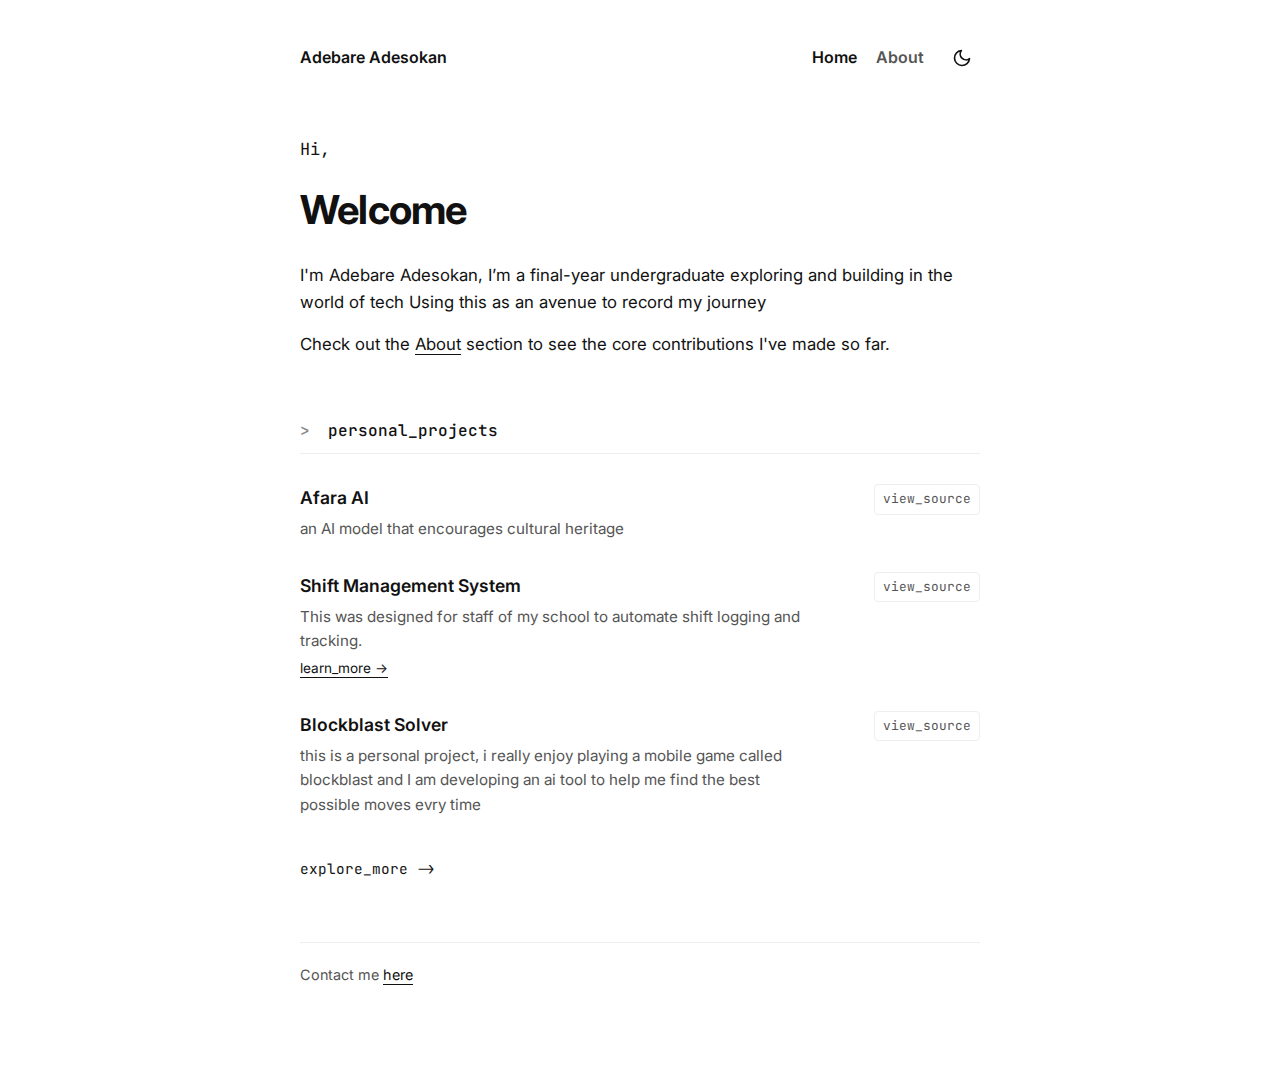
<file: index.html>
<!DOCTYPE html>
<html lang="en">

<head>
    <meta charset="UTF-8">
    <meta name="viewport" content="width=device-width, initial-scale=1.0">
    <title>Adebare Adesokan</title>
    <link rel="stylesheet" href="styles.css">
    <link rel="preconnect" href="https://fonts.googleapis.com">
    <link rel="preconnect" href="https://fonts.gstatic.com" crossorigin>
    <link
        href="https://fonts.googleapis.com/css2?family=Inter:wght@400;600&family=JetBrains+Mono:wght@400;500&display=swap"
        rel="stylesheet">
</head>

<body>

    <div class="container">
        <header class="site-header">
            <div class="logo">Adebare Adesokan</div>

            <div class="nav-wrapper">
                <nav>
                    <a href="index.html" class="active">Home</a>
                    <a href="about.html">About</a>
                </nav>

                <button class="theme-toggle" id="theme-toggle" aria-label="Toggle Dark Mode">
                    <svg class="moon-icon" viewBox="0 0 24 24">
                        <path d="M21 12.79A9 9 0 1 1 11.21 3 7 7 0 0 0 21 12.79z"></path>
                    </svg>
                    <svg class="sun-icon" viewBox="0 0 24 24">
                        <circle cx="12" cy="12" r="5"></circle>
                        <line x1="12" y1="1" x2="12" y2="3"></line>
                        <line x1="12" y1="21" x2="12" y2="23"></line>
                        <line x1="4.22" y1="4.22" x2="5.64" y2="5.64"></line>
                        <line x1="18.36" y1="18.36" x2="19.78" y2="19.78"></line>
                        <line x1="1" y1="12" x2="3" y2="12"></line>
                        <line x1="21" y1="12" x2="23" y2="12"></line>
                        <line x1="4.22" y1="19.78" x2="5.64" y2="18.36"></line>
                        <line x1="18.36" y1="5.64" x2="19.78" y2="4.22"></line>
                    </svg>
                </button>
            </div>
        </header>

        <section class="intro">
            <p class="greeting">Hi,</p>
            <h1>Welcome</h1>
            <p>
                I'm Adebare Adesokan, I’m a
                final-year undergraduate exploring and building in
                the world of tech Using this as an avenue to record my journey
            </p>

            <p class="sub-text">
                Check out the <a href="about.html">About</a> section to see the core contributions I've made so far.
            </p>
        </section>

        <section class="projects">
            <h2 class="mono-heading"><span>></span> personal_projects</h2>

            <div class="project-item">
                <div class="project-info">
                    <h3>Afara AI</h3>
                    <p>an AI model that encourages cultural heritage</p>
                </div>
                <a href="https://www.linkedin.com/feed/update/urn:li:activity:7206233774013968384/?lipi=urn%3Ali%3Apage%3Ad_flagship3_profile_view_base%3Bw20OhbaMQ%2FK3YiyIB3n%2FGQ%3D%3D"
                    class="view-source" target="_blank" rel="noopener noreferrer">view_source</a>
            </div>

            <div class="project-item">
                <div class="project-info">
                    <h3><a href="shift-management.html" style="text-decoration: none;">Shift Management System</a></h3>
                    <p>This was designed for staff of my school to automate shift logging and tracking.</p>

                    <a href="shift-management.html"
                        style="font-size: 0.85rem; margin-top: 5px; display: inline-block;">learn_more &rarr;</a>
                </div>
                <a href="https://github.com/Barizio/SAASMS" class="view-source" target="_blank" rel="noopener noreferrer">view_source</a>
            </div>

            <div class="project-item">
                <div class="project-info">
                    <h3>Blockblast Solver</h3>
                    <p>this is a personal project, i really enjoy playing a mobile game called blockblast and I am
                        developing an ai tool to help me find the best possible moves evry time </p>
                </div>
                <a href="https://github.com/Barizio/BlockBlast-Solver" class="view-source" target="_blank" rel="noopener noreferrer">view_source</a>
            </div>

            <a href="https://www.linkedin.com/in/adebare-adesokan-570b7b260" class="explore-more" target="_blank" rel="noopener noreferrer">explore_more -></a>
        </section>



        <!-- <section class="thoughts">
            <h2 class="mono-heading"><span>></span> my_thoughts_written_down</h2>
            
            <div class="article-list">
                <div class="article-item">
                    <span class="date">2025</span>
                    <a href="#" class="title">Recursive Language Models (Paper Review)</a>
                </div>
                <div class="article-item">
                    <span class="date">2025</span>
                    <a href="#" class="title">Self-Adapting Language Models</a>
                </div>
                <div class="article-item">
                    <span class="date">2025</span>
                    <a href="#" class="title">Decentralized Compute is Criminally Underrated</a>
                </div>
                <div class="article-item">
                    <span class="date">2024</span>
                    <a href="#" class="title">Zero Knowledge Machine Learning: A Path to Privacy</a>
                </div>
            </div>
        </section> -->

        <footer class="site-footer">
            <p>Contact me <a href="mailto:adesokanadebare@gmail.com">here</a></p>
        </footer>
    </div>

    <script>
        const toggleButton = document.getElementById('theme-toggle');
        const body = document.body;

        // 1. Check if user already has a preference saved in LocalStorage
        const currentTheme = localStorage.getItem('theme');
        if (currentTheme === 'dark') {
            body.classList.add('dark-mode');
        }

        // 2. Listen for button click
        toggleButton.addEventListener('click', () => {
            body.classList.toggle('dark-mode');

            // 3. Save preference to LocalStorage so it remembers next time
            let theme = 'light';
            if (body.classList.contains('dark-mode')) {
                theme = 'dark';
            }
            localStorage.setItem('theme', theme);
        });
    </script>

</body>

</html>
</file>
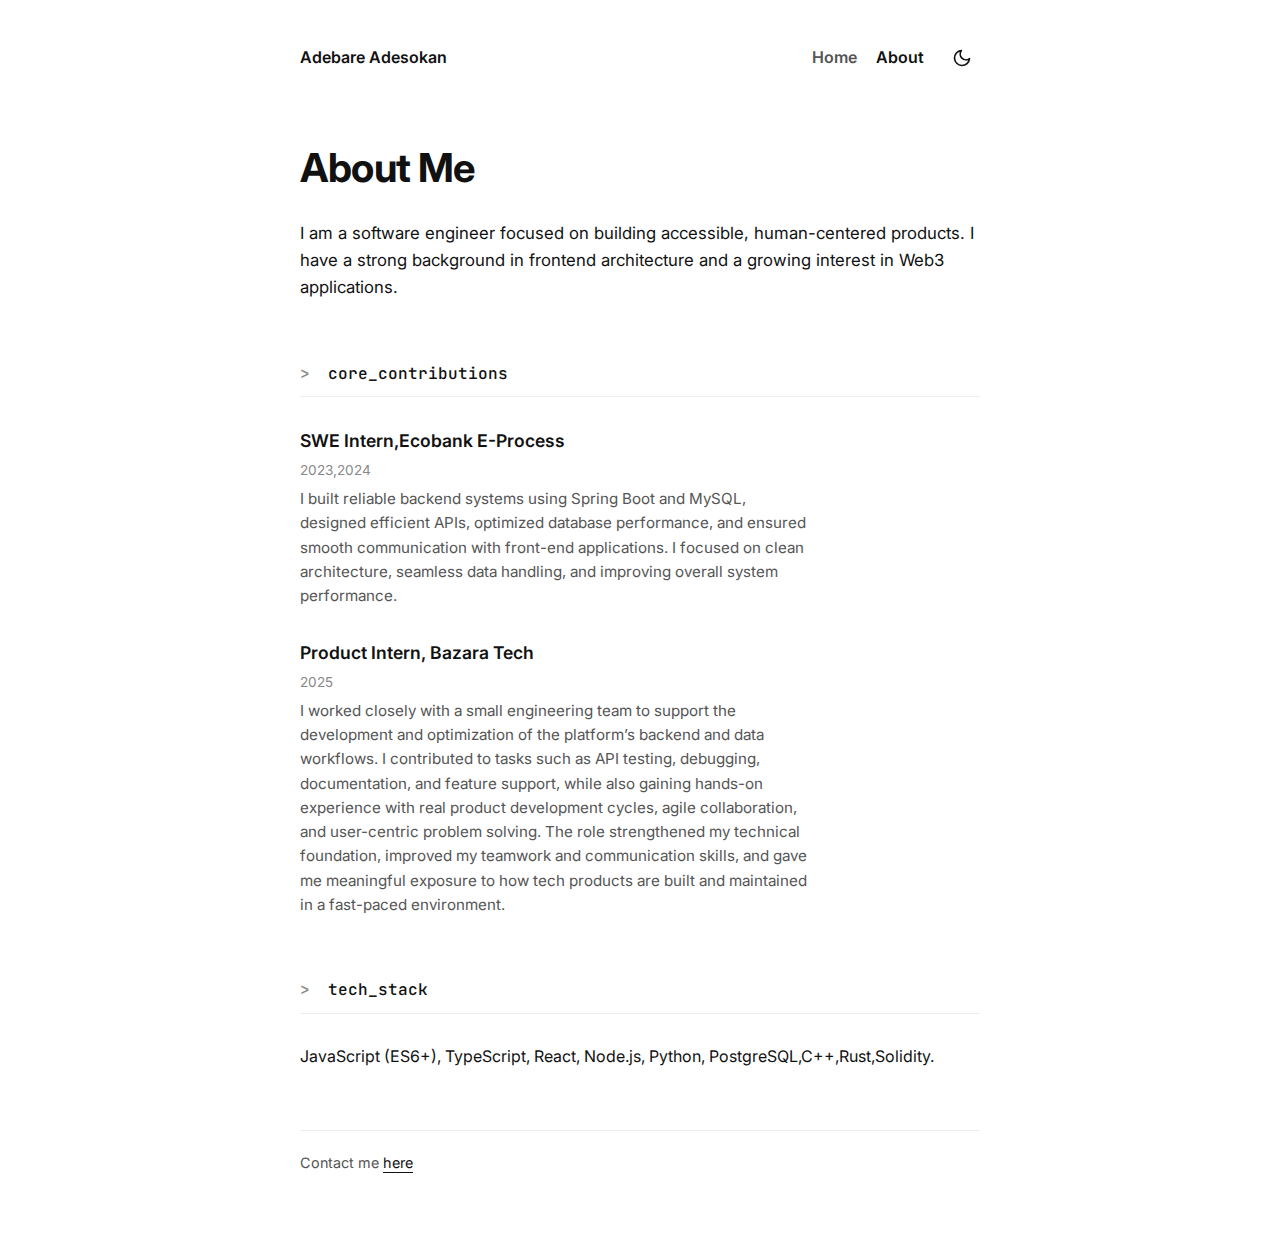
<file: about.html>
<!DOCTYPE html>
<html lang="en">
<head>
    <meta charset="UTF-8">
    <meta name="viewport" content="width=device-width, initial-scale=1.0">
    <title>Adebare Adesokan</title>
    <link rel="stylesheet" href="styles.css">
    <link rel="preconnect" href="https://fonts.googleapis.com">
    <link rel="preconnect" href="https://fonts.gstatic.com" crossorigin>
    <link href="https://fonts.googleapis.com/css2?family=Inter:wght@400;600&family=JetBrains+Mono:wght@400;500&display=swap" rel="stylesheet">
</head>
<body>

    <div class="container">
        <header class="site-header">
            <div class="logo">Adebare Adesokan</div>
            
            <div class="nav-wrapper">
                <nav>
                    <a href="index.html">Home</a>
                    <a href="about.html" class="active">About</a>
                </nav>

                <button class="theme-toggle" id="theme-toggle" aria-label="Toggle Dark Mode">
                    <svg class="moon-icon" viewBox="0 0 24 24">
                        <path d="M21 12.79A9 9 0 1 1 11.21 3 7 7 0 0 0 21 12.79z"></path>
                    </svg>
                    <svg class="sun-icon" viewBox="0 0 24 24">
                        <circle cx="12" cy="12" r="5"></circle>
                        <line x1="12" y1="1" x2="12" y2="3"></line>
                        <line x1="12" y1="21" x2="12" y2="23"></line>
                        <line x1="4.22" y1="4.22" x2="5.64" y2="5.64"></line>
                        <line x1="18.36" y1="18.36" x2="19.78" y2="19.78"></line>
                        <line x1="1" y1="12" x2="3" y2="12"></line>
                        <line x1="21" y1="12" x2="23" y2="12"></line>
                        <line x1="4.22" y1="19.78" x2="5.64" y2="18.36"></line>
                        <line x1="18.36" y1="5.64" x2="19.78" y2="4.22"></line>
                    </svg>
                </button>
            </div>
        </header>

        <section class="intro">
            <h1>About Me</h1>
            <p>
                I am a software engineer focused on building accessible, human-centered products. 
                I have a strong background in frontend architecture and a growing interest in Web3 applications.
            </p>
        </section>

        <section class="projects">
            <h2 class="mono-heading"><span>></span> core_contributions</h2>
            
            <div class="project-item">
                <div class="project-info">
                    <h3>SWE Intern,Ecobank E-Process</h3>
                    <p style="font-size: 0.85rem; margin-bottom: 5px; color: var(--text-muted);">2023,2024</p>
                    <p>I built reliable backend systems using Spring Boot and MySQL, designed efficient APIs, 
                        optimized database performance, and ensured smooth communication with front-end applications.
                         I focused on clean architecture, seamless data handling, and improving overall system performance. 
                         </p>
                </div>
            </div>

            <div class="project-item">
                <div class="project-info">
                    <h3>Product Intern, Bazara Tech</h3>
                    <p style="font-size: 0.85rem; margin-bottom: 5px; color: var(--text-muted);">2025</p>
                    <p>I worked closely with a small engineering team to support the development and optimization
                         of the platform’s backend and data workflows. I contributed to tasks such as API 
                         testing, debugging, documentation, and feature support, while also gaining hands-on
                          experience with real product development cycles, agile collaboration, 
                          and user-centric problem solving. The role strengthened my technical foundation,
                           improved my teamwork and communication skills, and gave me meaningful exposure to how tech products are built and maintained in a fast-paced environment.</p>
                </div>
            </div>
        </section>

        <section class="thoughts">
            <h2 class="mono-heading"><span>></span> tech_stack</h2>
            <p>
                JavaScript (ES6+), TypeScript, React, Node.js, Python, PostgreSQL,C++,Rust,Solidity.
            </p>
        </section>

        <footer class="site-footer">
            <p>Contact me <a href="mailto:adesokanadebare@gmail.com">here</a></p>
        </footer>
    </div>

    <script>
        const toggleButton = document.getElementById('theme-toggle');
        const body = document.body;
        const currentTheme = localStorage.getItem('theme');
        if (currentTheme === 'dark') {
            body.classList.add('dark-mode');
        }
        toggleButton.addEventListener('click', () => {
            body.classList.toggle('dark-mode');
            let theme = 'light';
            if (body.classList.contains('dark-mode')) {
                theme = 'dark';
            }
            localStorage.setItem('theme', theme);
        });
    </script>

</body>
</html>
</file>
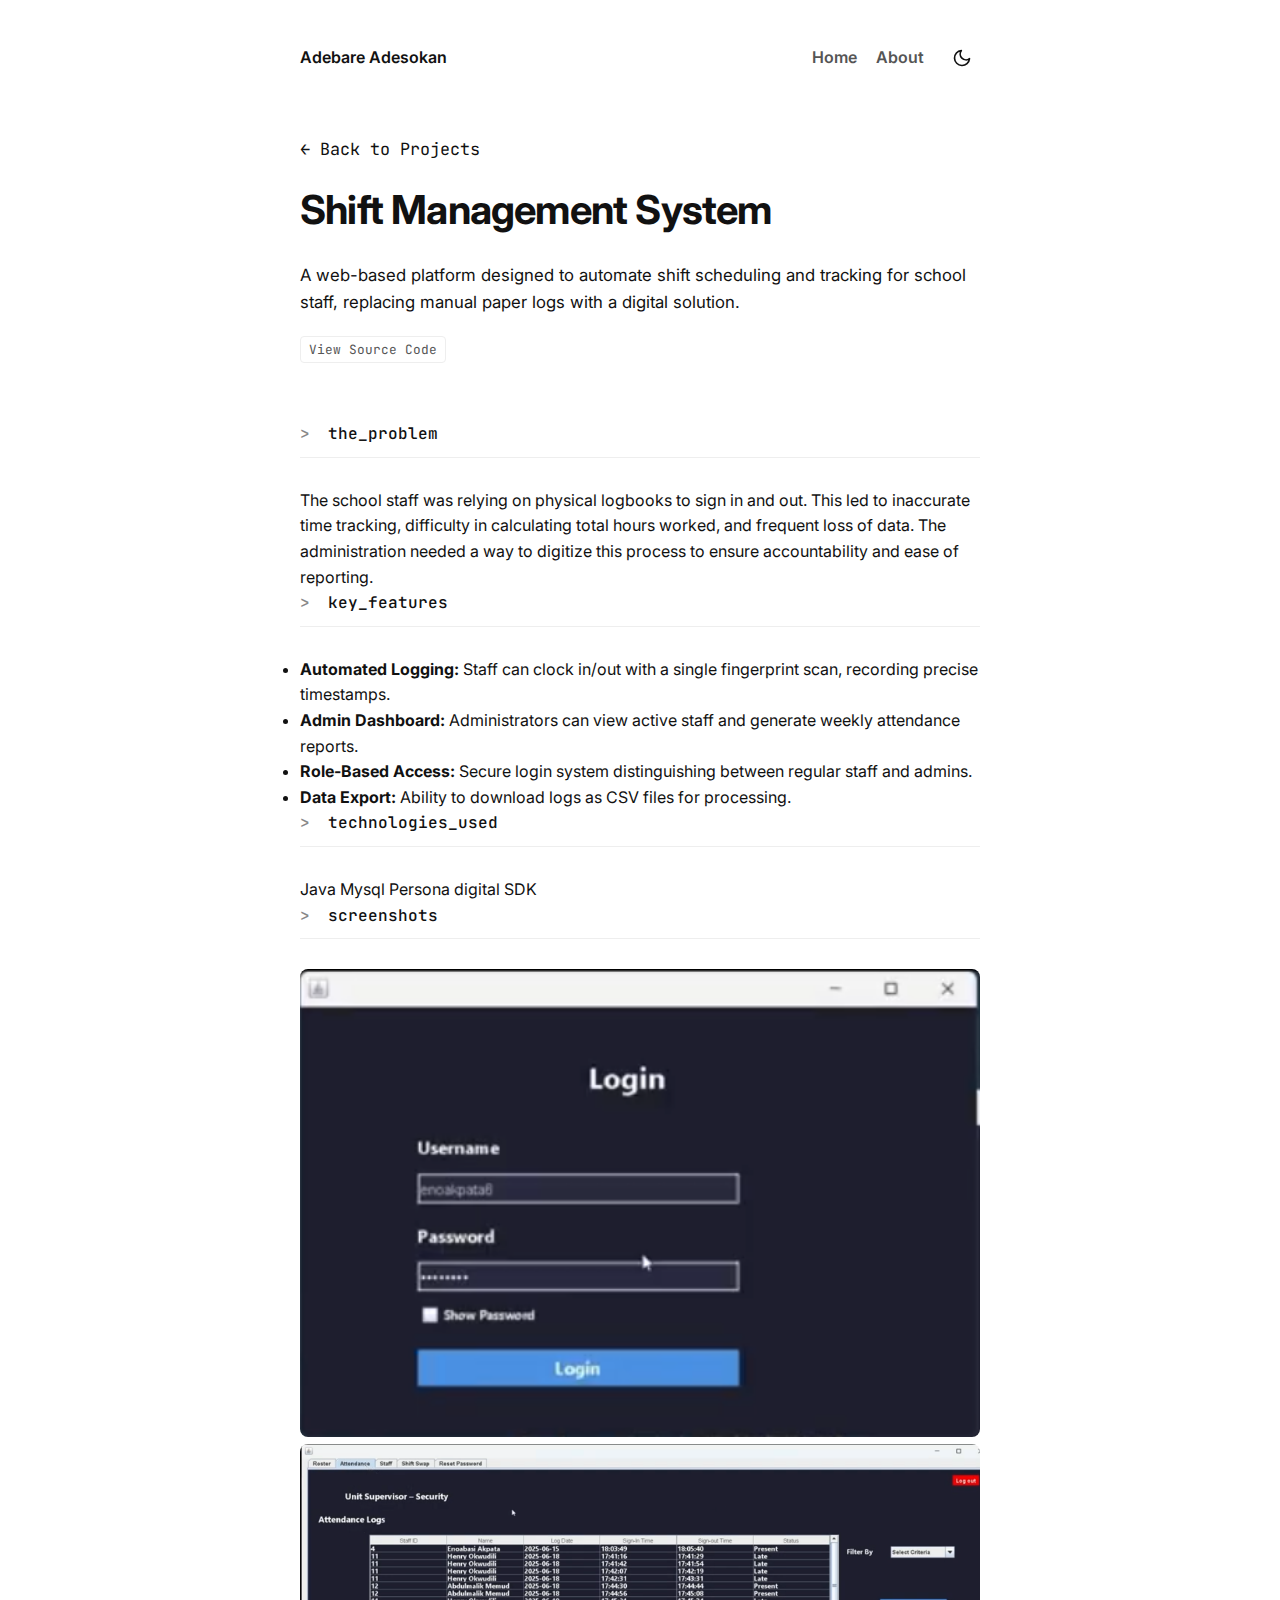
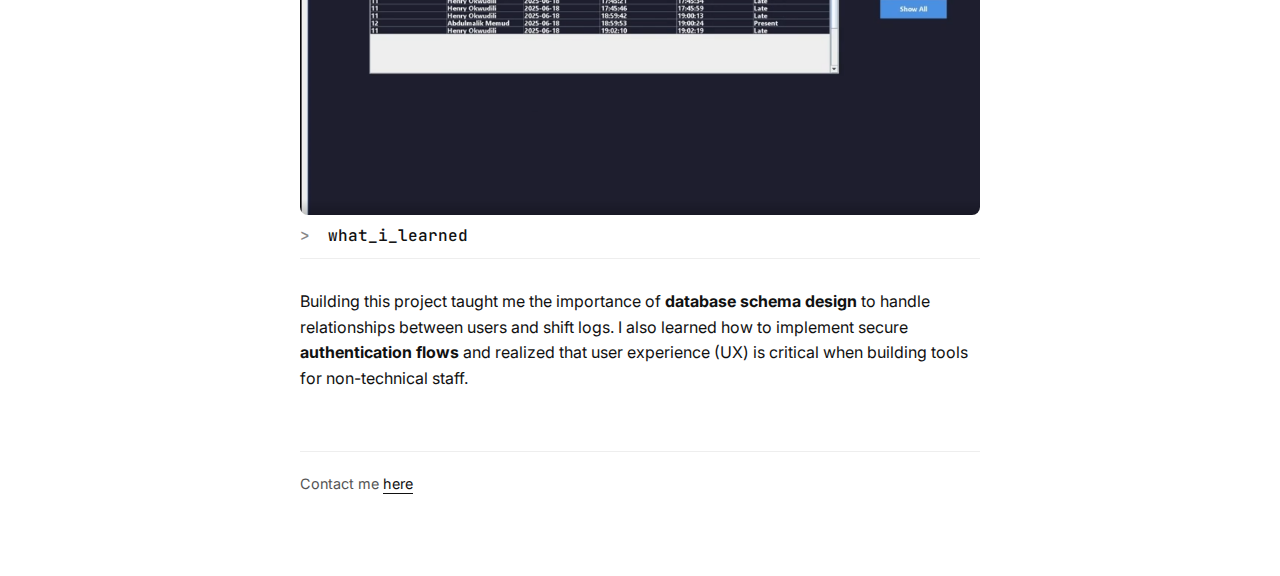
<file: shift-management.html>
<!DOCTYPE html>
<html lang="en">
<head>
    <meta charset="UTF-8">
    <meta name="viewport" content="width=device-width, initial-scale=1.0">
    <title>Shift Management System - Project Details</title>
    <link rel="stylesheet" href="styles.css">
    <link rel="preconnect" href="https://fonts.googleapis.com">
    <link rel="preconnect" href="https://fonts.gstatic.com" crossorigin>
    <link href="https://fonts.googleapis.com/css2?family=Inter:wght@400;600&family=JetBrains+Mono:wght@400;500&display=swap" rel="stylesheet">
</head>
<body>

    <div class="container">
        <header class="site-header">
            <div class="logo">Adebare Adesokan</div>
            
            <div class="nav-wrapper">
                <nav>
                    <a href="index.html">Home</a>
                    <a href="about.html">About</a>
                </nav>

                <button class="theme-toggle" id="theme-toggle" aria-label="Toggle Dark Mode">
                    <svg class="moon-icon" viewBox="0 0 24 24"><path d="M21 12.79A9 9 0 1 1 11.21 3 7 7 0 0 0 21 12.79z"></path></svg>
                    <svg class="sun-icon" viewBox="0 0 24 24"><circle cx="12" cy="12" r="5"></circle><line x1="12" y1="1" x2="12" y2="3"></line><line x1="12" y1="21" x2="12" y2="23"></line><line x1="4.22" y1="4.22" x2="5.64" y2="5.64"></line><line x1="18.36" y1="18.36" x2="19.78" y2="19.78"></line><line x1="1" y1="12" x2="3" y2="12"></line><line x1="21" y1="12" x2="23" y2="12"></line><line x1="4.22" y1="19.78" x2="5.64" y2="18.36"></line><line x1="18.36" y1="5.64" x2="19.78" y2="4.22"></line></svg>
                </button>
            </div>
        </header>

        <section class="intro">
            <p class="greeting"><a href="index.html" style="text-decoration: none;">&larr; Back to Projects</a></p>
            <h1>Shift Management System</h1>
            <p>
                A web-based platform designed to automate shift scheduling and tracking for school staff, replacing manual paper logs with a digital solution.
            </p>
            <div style="margin-top: 20px;">
                <a href="https://github.com/Barizio/SAASMS" target="_blank" rel="noopener noreferrer" class="view-source">View Source Code</a>
            </div>
        </section>

        <section class="projects">
            
            <div class="project-details-block">
                <h2 class="mono-heading"><span>></span> the_problem</h2>
                <p>
                    The school staff was relying on physical logbooks to sign in and out. This led to inaccurate time tracking, difficulty in calculating total hours worked, and frequent loss of data. The administration needed a way to digitize this process to ensure accountability and ease of reporting.
                </p>
            </div>

            <div class="project-details-block">
                <h2 class="mono-heading"><span>></span> key_features</h2>
                <ul class="feature-list">
                    <li><strong>Automated Logging:</strong> Staff can clock in/out with a single fingerprint scan, recording precise timestamps.</li>
                    <li><strong>Admin Dashboard:</strong> Administrators can view active staff and generate weekly attendance reports.</li>
                    <li><strong>Role-Based Access:</strong> Secure login system distinguishing between regular staff and admins.</li>
                    <li><strong>Data Export:</strong> Ability to download logs as CSV files for processing.</li>
                </ul>
            </div>

            <div class="project-details-block">
                <h2 class="mono-heading"><span>></span> technologies_used</h2>
                <div class="tech-tags">
                    <span>Java</span>
                    <span>Mysql</span>
                    <span>Persona digital SDK</span>
                    
                </div>
            </div>

            <div class="project-details-block">
                <h2 class="mono-heading"><span>></span> screenshots</h2>
                <div class="screenshot-grid">
                    <img src="images/shift-1.png" alt="Login Screen" style="width:100%; border-radius:8px;" class="zoomable" onclick="openModal(this)">
                    <img src="images/shift-2.png" alt="Admin Dashboard" style="width:100%; border-radius:8px;" class="zoomable" onclick="openModal(this)">
                </div>
            </div>

            <div class="project-details-block">
                <h2 class="mono-heading"><span>></span> what_i_learned</h2>
                <p>
                    Building this project taught me the importance of <strong>database schema design</strong> to handle relationships between users and shift logs. I also learned how to implement secure <strong>authentication flows</strong> and realized that user experience (UX) is critical when building tools for non-technical staff.
                </p>
            </div>

        </section>

        <footer class="site-footer">
            <p>Contact me <a href="mailto:adesokanadebare@gmail.com">here</a></p>
        </footer>
    </div>

    <script>
        const toggleButton = document.getElementById('theme-toggle');
        const body = document.body;
        const currentTheme = localStorage.getItem('theme');
        if (currentTheme === 'dark') body.classList.add('dark-mode');
        toggleButton.addEventListener('click', () => {
            body.classList.toggle('dark-mode');
            localStorage.setItem('theme', body.classList.contains('dark-mode') ? 'dark' : 'light');
        });
    </script>

</body>
</html>
</file>
<file: styles.css>
/* =========================================
   1. VARIABLES (THEMING SYSTEM)
   ========================================= */
:root {
    /* Light Mode (Default) */
    --bg-color: #ffffff;
    --text-main: #111111;
    --text-secondary: #555555;
    --text-muted: #888888;
    --border-color: #eeeeee;
    --hover-bg: #f5f5f5;
    --accent-color: #000000;
}

/* Dark Mode Overrides */
body.dark-mode {
    --bg-color: #111111;
    --text-main: #e0e0e0;
    --text-secondary: #aaaaaa;
    --text-muted: #666666;
    --border-color: #333333;
    --hover-bg: #222222;
    --accent-color: #ffffff;
}

/* =========================================
   2. RESET & BASE STYLES
   ========================================= */
* {
    box-sizing: border-box;
    margin: 0;
    padding: 0;
}

body {
    background-color: var(--bg-color);
    color: var(--text-main);
    font-family: 'Inter', sans-serif;
    line-height: 1.6;
    /* Smooth transition for theme switching */
    transition: background-color 0.3s ease, color 0.3s ease;
    -webkit-font-smoothing: antialiased;
}

/* Links */
a {
    color: var(--text-main);
    text-decoration: underline;
    text-decoration-thickness: 1px;
    text-underline-offset: 4px;
    transition: color 0.2s;
}

a:hover {
    color: var(--text-secondary);
    text-decoration-style: dashed;
}

/* Layout Container */
.container {
    max-width: 720px;
    margin: 0 auto;
    padding: 40px 20px;
}

/* =========================================
   3. HEADER & NAV
   ========================================= */
.site-header {
    display: flex;
    justify-content: space-between;
    align-items: center;
    margin-bottom: 60px;
    font-family: 'Inter', sans-serif;
    font-weight: 600;
}

.nav-wrapper {
    display: flex;
    align-items: center;
    gap: 20px;
}

.site-header nav a {
    margin-left: 15px;
    text-decoration: none;
    color: var(--text-secondary);
}

.site-header nav a.active,
.site-header nav a:hover {
    color: var(--text-main);
}

/* Theme Toggle Button */
.theme-toggle {
    background: none;
    border: none;
    cursor: pointer;
    padding: 8px;
    border-radius: 50%;
    color: var(--text-main);
    display: flex;
    align-items: center;
    justify-content: center;
    transition: background-color 0.2s;
}

.theme-toggle:hover {
    background-color: var(--hover-bg);
}

.theme-toggle svg {
    width: 20px;
    height: 20px;
    fill: none;
    stroke: currentColor;
    stroke-width: 2;
    stroke-linecap: round;
    stroke-linejoin: round;
}

/* Icon visibility logic */
.theme-toggle .sun-icon { display: none; }
.theme-toggle .moon-icon { display: block; }

/* When dark mode is active, swap icons */
body.dark-mode .theme-toggle .sun-icon { display: block; }
body.dark-mode .theme-toggle .moon-icon { display: none; }

/* =========================================
   4. SECTIONS & TYPOGRAPHY
   ========================================= */
/* Intro */
.intro {
    margin-bottom: 60px;
}

.greeting {
    font-family: 'JetBrains Mono', monospace;
    font-size: 0.9rem;
    color: var(--text-secondary);
    margin-bottom: 10px;
}

.intro h1 {
    font-size: 2.5rem;
    font-weight: 700;
    margin-bottom: 20px;
    letter-spacing: -0.02em;
}

.intro p {
    margin-bottom: 15px;
    color: var(--text-main);
    font-size: 1.05rem;
}

.sub-text {
    font-size: 0.95rem;
    color: var(--text-secondary);
}

/* Monospace Headings (> section_name) */
.mono-heading {
    font-family: 'JetBrains Mono', monospace;
    font-size: 1rem;
    font-weight: 500;
    margin-bottom: 30px;
    color: var(--text-main);
    border-bottom: 1px solid var(--border-color);
    padding-bottom: 10px;
}

.mono-heading span {
    color: var(--text-muted);
    margin-right: 8px;
}

/* =========================================
   5. PROJECT LIST
   ========================================= */
.projects {
    margin-bottom: 60px;
}

.project-item {
    margin-bottom: 30px;
    display: flex;
    justify-content: space-between;
    align-items: flex-start;
}

.project-info {
    max-width: 75%;
}

.project-info h3 {
    font-size: 1.1rem;
    margin-bottom: 5px;
    font-weight: 600;
    color: var(--text-main);
}

.project-info p {
    font-size: 0.95rem;
    color: var(--text-secondary);
}

.view-source {
    font-family: 'JetBrains Mono', monospace;
    font-size: 0.8rem;
    color: var(--text-secondary);
    text-decoration: none;
    border: 1px solid var(--border-color);
    padding: 4px 8px;
    border-radius: 4px;
    transition: all 0.2s;
}

.view-source:hover {
    background-color: var(--hover-bg);
    border-color: var(--text-muted);
    color: var(--text-main);
}

.explore-more {
    display: inline-block;
    font-family: 'JetBrains Mono', monospace;
    font-size: 0.9rem;
    margin-top: 10px;
    text-decoration: none;
}

/* =========================================
   6. ARTICLE LIST
   ========================================= */
.thoughts {
    margin-bottom: 60px;
}

.article-item {
    display: flex;
    margin-bottom: 15px;
    align-items: baseline;
}

.article-item .date {
    font-family: 'JetBrains Mono', monospace;
    color: var(--text-muted);
    font-size: 0.9rem;
    width: 60px;
    flex-shrink: 0;
}

.article-item .title {
    font-weight: 500;
    text-decoration: none;
    color: var(--text-main);
}

.article-item .title:hover {
    text-decoration: underline;
}

/* =========================================
   7. EXTRAS & FOOTER
   ========================================= */
.animation-container {
    text-align: center;
    margin: 40px 0 60px;
    padding: 40px;
    background: var(--hover-bg);
    border-radius: 8px;
    transition: background-color 0.3s;
}

.caption {
    margin-top: 10px;
    font-family: 'JetBrains Mono', monospace;
    font-size: 0.8rem;
    color: var(--text-muted);
}

.site-footer {
    border-top: 1px solid var(--border-color);
    padding-top: 20px;
    font-size: 0.9rem;
    color: var(--text-secondary);
    margin-bottom: 40px;
}
</file>
